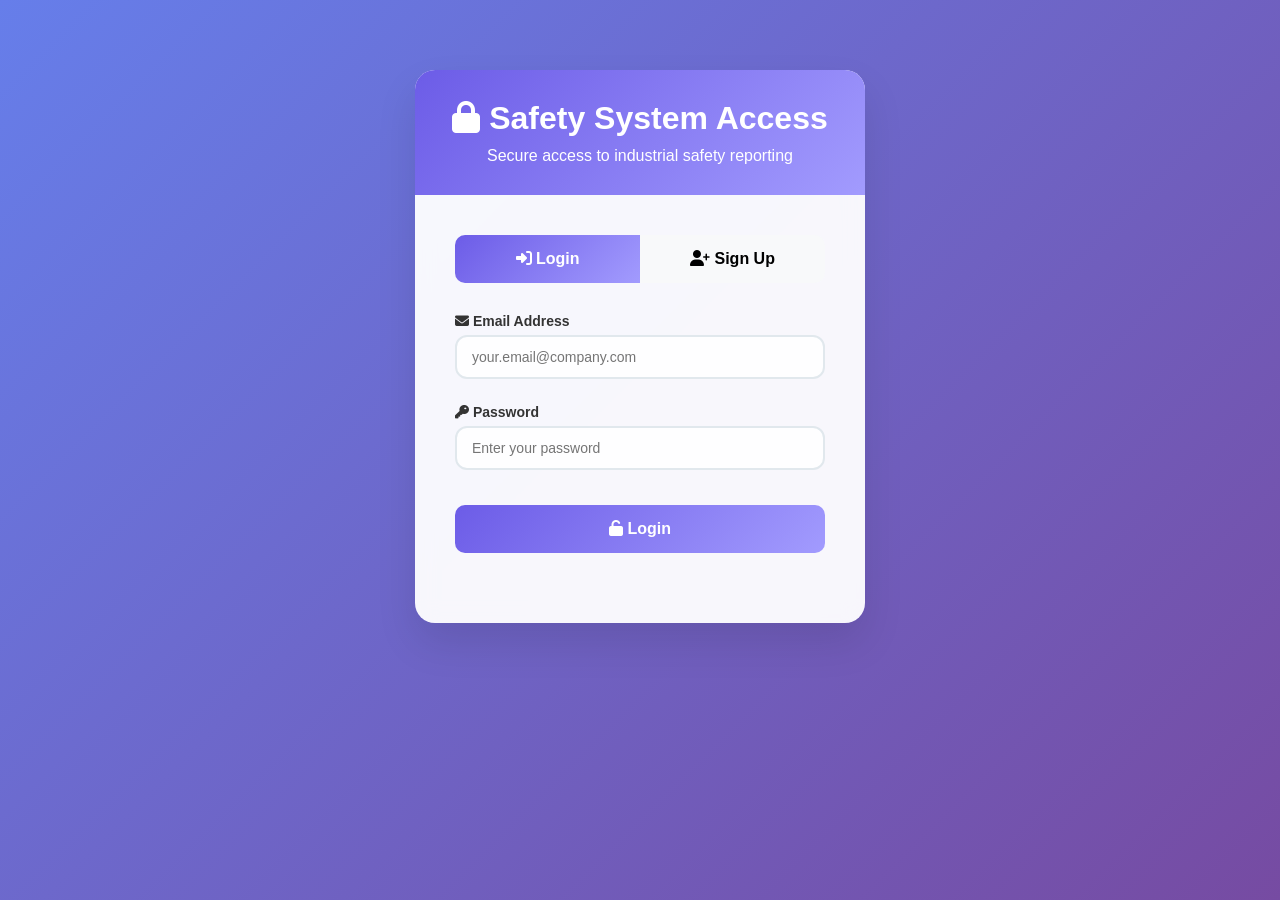
<file: Reporting System/index.html>
<!DOCTYPE html>
<html lang="en">
<head>
    <meta charset="UTF-8">
    <meta name="viewport" content="width=device-width, initial-scale=1.0">
    <title>Safety Reporting System</title>
    <link rel="stylesheet" href="styles.css">
    <link rel="stylesheet" href="https://cdnjs.cloudflare.com/ajax/libs/font-awesome/6.4.0/css/all.min.css">
</head>
<body>
    <!-- Main Application -->
    <div id="mainApp" class="container">
        <div class="header">
            <h1><i class="fas fa-exclamation-triangle"></i> Safety Reporting System</h1>
            <p>Report safety hazards and substandard conditions instantly</p>
            <button class="logout-btn" onclick="logout()"><i class="fas fa-sign-out-alt"></i> Logout</button>
        </div>

        <div class="main-content">
            <div class="user-info">
                <strong><i class="fas fa-user"></i> Welcome, <span id="userName"></span></strong>
                <div style="font-size: 14px; margin-top: 5px;">
                    <i class="fas fa-user-tag"></i> Role: <span id="userRole"></span> | 
                    <i class="fas fa-building"></i> Department: <span id="userDepartment"></span>
                </div>
            </div>

            <div id="safetyOfficerPanel" class="safety-officer-panel hidden">
                <h3><i class="fas fa-shield-alt"></i> Safety Officer Dashboard</h3>
                <p>You have additional privileges to manage and investigate safety reports.</p>
            </div>

            <div id="alertContainerMain"></div>

            <form id="safetyReportForm">
                <div class="section">
                    <div class="form-group">
                        <label for="location"><i class="fas fa-map-marker-alt"></i> Location/Area</label>
                        <input type="text" id="location" name="location" required placeholder="Building, floor, room, or area description">
                    </div>
                </div>

                <div class="section">
                    <div class="camera-section">
                        <h3><i class="fas fa-camera"></i> Capture Evidence</h3>
                        <p>Take a photo of the safety hazard or substandard condition</p>
                        
                        <div class="camera-controls">
                            <button type="button" class="btn btn-secondary" onclick="startCamera()">
                                <i class="fas fa-video"></i> Start Camera
                            </button>
                            <button type="button" class="btn btn-danger" onclick="stopCamera()" id="stopBtn" style="display:none;">
                                <i class="fas fa-stop-circle"></i> Stop Camera
                            </button>
                        </div>

                        <video id="video" autoplay style="display:none;"></video>
                        <canvas id="canvas" style="display:none;"></canvas>
                        
                        <div class="camera-controls" id="captureControls" style="display:none;">
                            <button type="button" class="btn" onclick="capturePhoto()">
                                <i class="fas fa-camera"></i> Take Photo
                            </button>
                        </div>

                        <div class="photo-preview" id="photoPreview"></div>
                    </div>
                </div>

                <div class="section">
                    <div class="form-group">
                        <label for="hazardType"><i class="fas fa-biohazard"></i> Type of Hazard/Issue</label>
                        <select id="hazardType" name="hazardType" required>
                            <option value="">Select hazard type</option>
                            <option value="slip-fall"><i class="fas fa-walking"></i> Slip/Fall Hazard</option>
                            <option value="electrical"><i class="fas fa-bolt"></i> Electrical Issue</option>
                            <option value="chemical"><i class="fas fa-flask"></i> Chemical Spill/Leak</option>
                            <option value="equipment"><i class="fas fa-cogs"></i> Equipment Malfunction</option>
                            <option value="fire"><i class="fas fa-fire"></i> Fire Safety Issue</option>
                            <option value="structural"><i class="fas fa-building"></i> Structural Damage</option>
                            <option value="ergonomic"><i class="fas fa-chair"></i> Ergonomic Hazard</option>
                            <option value="ppe"><i class="fas fa-hard-hat"></i> PPE Related</option>
                            <option value="environmental"><i class="fas fa-leaf"></i> Environmental Concern</option>
                            <option value="other"><i class="fas fa-exclamation"></i> Other</option>
                        </select>
                    </div>

                    <div class="form-group">
                        <label><i class="fas fa-exclamation-circle"></i> Severity Level</label>
                        <div class="severity-badges">
                            <div class="severity-option">
                                <input type="radio" id="severityLow" name="severity" value="low" class="severity-low">
                                <label for="severityLow" class="severity-label"><i class="fas fa-check-circle"></i> Low</label>
                            </div>
                            <div class="severity-option">
                                <input type="radio" id="severityMedium" name="severity" value="medium" class="severity-medium">
                                <label for="severityMedium" class="severity-label"><i class="fas fa-exclamation"></i> Medium</label>
                            </div>
                            <div class="severity-option">
                                <input type="radio" id="severityHigh" name="severity" value="high" class="severity-high">
                                <label for="severityHigh" class="severity-label"><i class="fas fa-exclamation-triangle"></i> High</label>
                            </div>
                            <div class="severity-option">
                                <input type="radio" id="severityCritical" name="severity" value="critical" class="severity-critical">
                                <label for="severityCritical" class="severity-label"><i class="fas fa-skull-crossbones"></i> Critical</label>
                            </div>
                        </div>
                    </div>

                    <div class="form-group">
                        <label for="description"><i class="fas fa-align-left"></i> Detailed Description</label>
                        <textarea id="description" name="description" required placeholder="Describe the safety hazard, what you observed, potential risks, and any immediate actions taken..."></textarea>
                    </div>

                    <div class="form-group">
                        <label for="safetyOfficer"><i class="fas fa-user-shield"></i> Safety Officer</label>
                        <select id="safetyOfficer" name="safetyOfficer" required>
                            <option value="">Select safety officer</option>
                            <option value="john.smith@company.com">John Smith - Building A</option>
                            <option value="sarah.jones@company.com">Sarah Jones - Building B</option>
                            <option value="mike.wilson@company.com">Mike Wilson - Manufacturing</option>
                            <option value="lisa.brown@company.com">Lisa Brown - Warehouse</option>
                            <option value="emergency@company.com">Emergency Contact</option>
                        </select>
                    </div>
                </div>

                <div class="submit-section">
                    <button type="submit" class="submit-btn">
                        <i class="fas fa-bell"></i> Submit Safety Report
                    </button>
                </div>
            </form>

            <div class="reports-section">
                <h3><i class="fas fa-clipboard-list"></i> Recent Reports</h3>
                <div id="reportsContainer">
                    <p style="text-align: center; color: #666;">No reports submitted yet</p>
                </div>
            </div>
        </div>
    </div>

    <script src="script.js"></script>
    <script>
        // Initialize the app when the page loads
        document.addEventListener('DOMContentLoaded', function() {
            // Check if user is logged in
            if (!currentUser) {
                window.location.href = 'login.html';
                return;
            }
            
            // Update user info display
            document.getElementById('userName').textContent = currentUser.name;
            document.getElementById('userRole').textContent = currentUser.role.replace('_', ' ').toUpperCase();
            document.getElementById('userDepartment').textContent = currentUser.department.toUpperCase();
            
            // Show safety officer panel if applicable
            if (currentUser.role === 'safety_officer') {
                document.getElementById('safetyOfficerPanel').classList.remove('hidden');
            }
            
            displayReports();
            
            // Form submission
            document.getElementById('safetyReportForm').addEventListener('submit', function(e) {
                e.preventDefault();
                submitSafetyReport();
            });
        });
    </script>
</body>
</html>
</file>
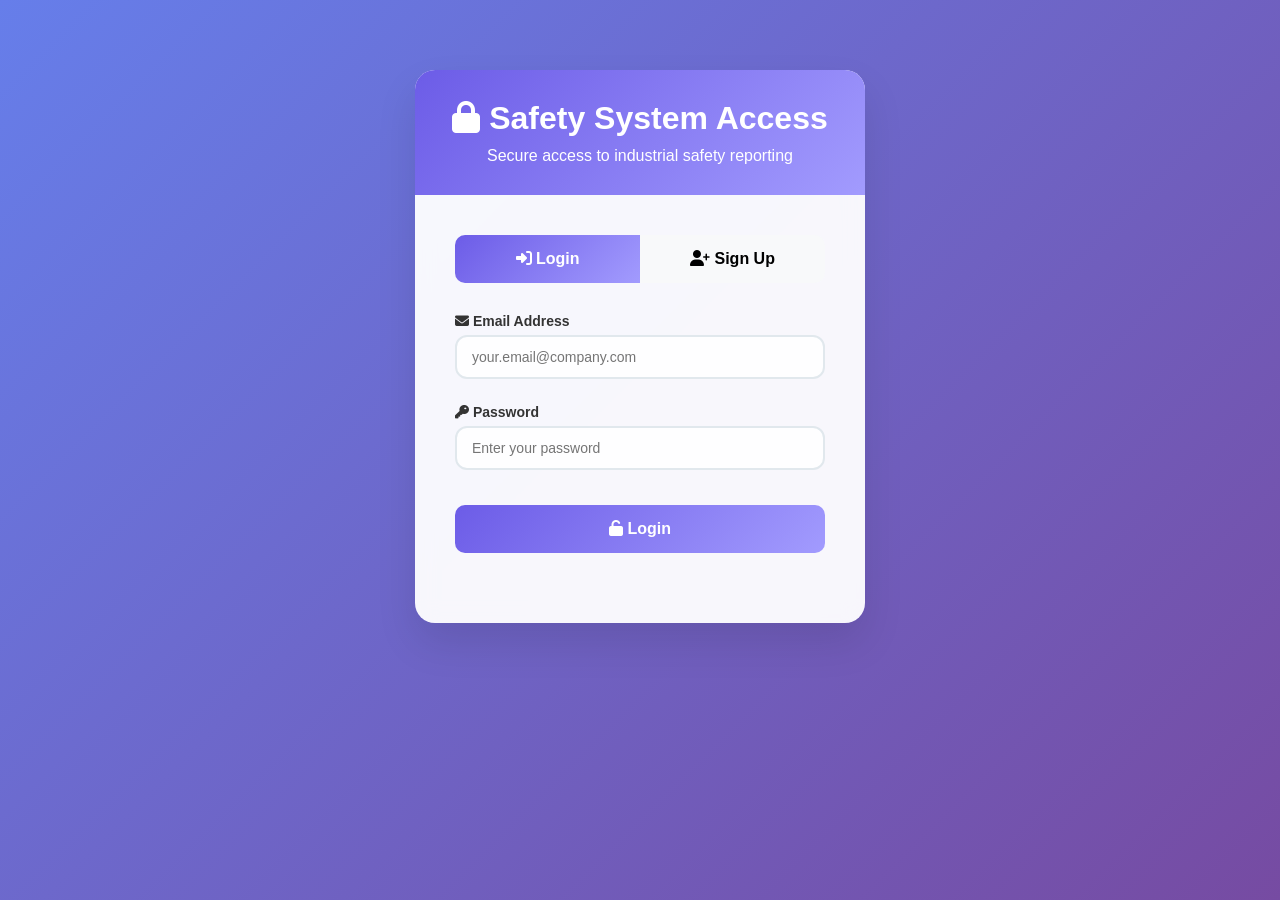
<file: Reporting System/login.html>
<!DOCTYPE html>
<html lang="en">
<head>
    <meta charset="UTF-8">
    <meta name="viewport" content="width=device-width, initial-scale=1.0">
    <title>Login - Safety Reporting System</title>
    <link rel="stylesheet" href="https://cdnjs.cloudflare.com/ajax/libs/font-awesome/6.4.0/css/all.min.css">
    <link rel="stylesheet" href="styles.css">
</head>
<body>
    <!-- Authentication Page--> 
    <div class="auth-container">
        <div class="auth-header">
            <h2><i class="fas fa-lock"></i> Safety System Access</h2>
            <p>Secure access to industrial safety reporting</p>
        </div>

        <div class="auth-form">
            <div id="alertContainer"></div>

            <div class="auth-tabs">
                <button class="auth-tab active"><i class="fas fa-sign-in-alt"></i> Login</button>
                <button class="auth-tab" onclick="window.location.href='signup.html'"><i class="fas fa-user-plus"></i> Sign Up</button>
            </div>

            <!-- Login Form -->
            <div>
                <form id="loginFormElement">
                    <div class="form-group">
                        <label for="loginEmail"><i class="fas fa-envelope"></i> Email Address</label>
                        <input type="email" id="loginEmail" name="email" required placeholder="your.email@company.com">
                    </div>

                    <div class="form-group">
                        <label for="loginPassword"><i class="fas fa-key"></i> Password</label>
                        <input type="password" id="loginPassword" name="password" required placeholder="Enter your password">
                    </div>

                    <button type="submit" class="auth-btn">
                        <i class="fas fa-unlock"></i> Login
                    </button>
                </form>
                <div style="text-align: center; margin-top: 20px; color: #666; font-size: 14px;"></div>
            </div>
        </div>
    </div>

    <script src="script.js"></script>
    <script>
        document.addEventListener('DOMContentLoaded', function() {
            // Check if user is already logged in from localStorage
            const storedUser = localStorage.getItem('currentUser');
            if (storedUser) {
                window.location.href = 'index.html';
                return;
            }

            // Form submission
            document.getElementById('loginFormElement').addEventListener('submit', function(e) {
                e.preventDefault();
                const formData = new FormData(this);
                const success = login(formData.get('email'), formData.get('password'));
                
                if (success) {
                    window.location.href = 'index.html';
                }
            });
        });
    </script>
</body>
</html>
</file>
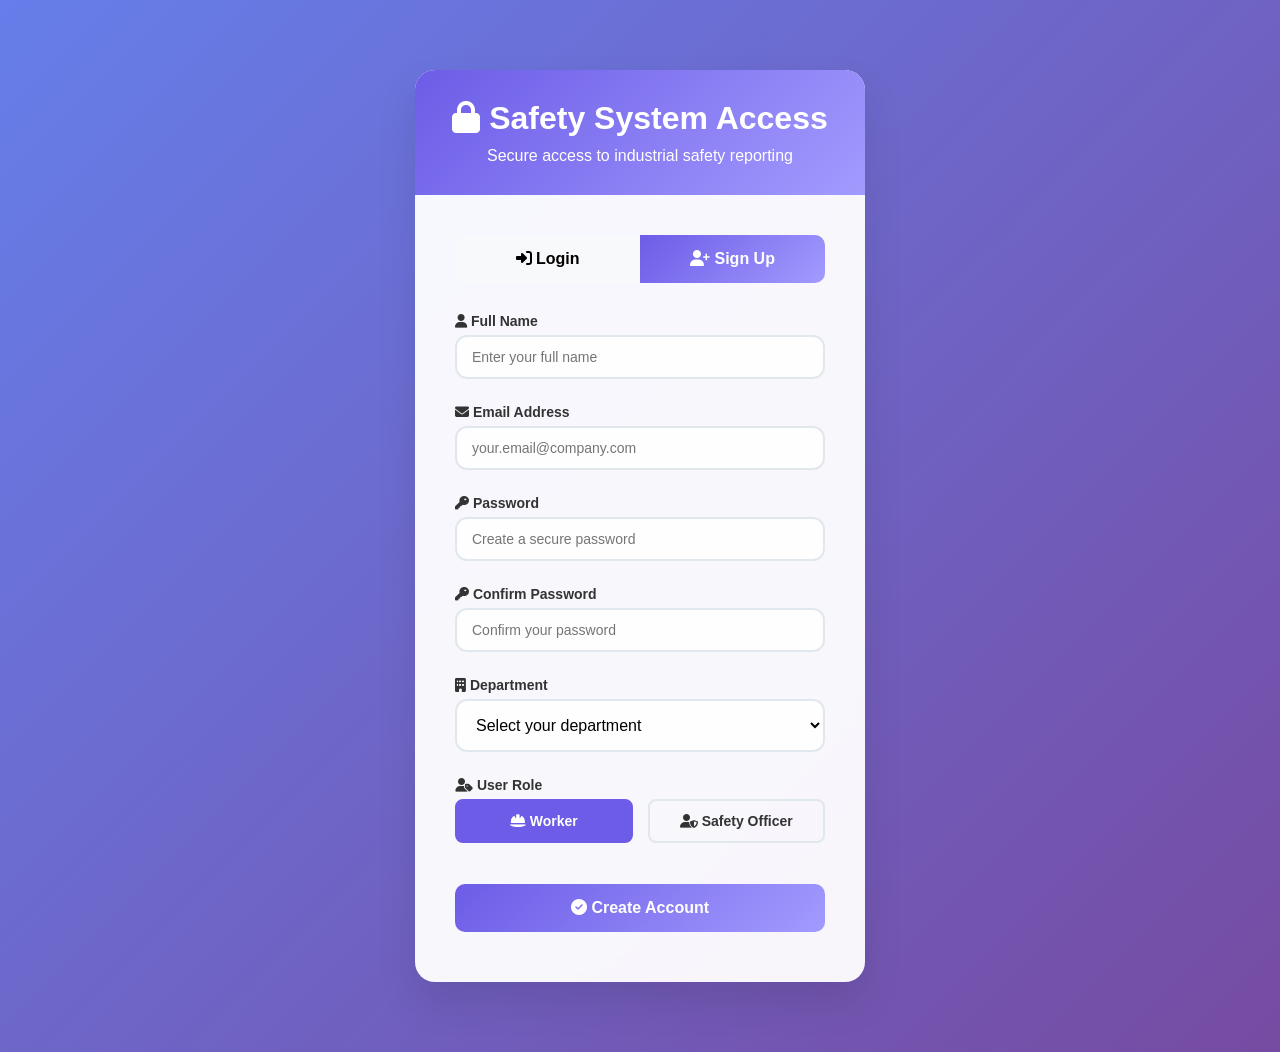
<file: Reporting System/signup.html>
<!DOCTYPE html>
<html lang="en">
<head>
    <meta charset="UTF-8">
    <meta name="viewport" content="width=device-width, initial-scale=1.0">
    <title>Sign Up - Safety Reporting System</title>
    <link rel="stylesheet" href="styles.css">
    <link rel="stylesheet" href="https://cdnjs.cloudflare.com/ajax/libs/font-awesome/6.4.0/css/all.min.css">
</head>
<body>
    <!-- Authentication Page -->
    <div class="auth-container">
        <div class="auth-header">
            <h2><i class="fas fa-lock"></i> Safety System Access</h2>
            <p>Secure access to industrial safety reporting</p>
        </div>

        <div class="auth-form">
            <div id="alertContainer"></div>

            <div class="auth-tabs">
                <button class="auth-tab" onclick="window.location.href='login.html'"><i class="fas fa-sign-in-alt"></i> Login</button>
                <button class="auth-tab active"><i class="fas fa-user-plus"></i> Sign Up</button>
            </div>

            <!-- Signup Form -->
            <div>
                <form id="signupFormElement">
                    <div class="form-group">
                        <label for="signupName"><i class="fas fa-user"></i> Full Name</label>
                        <input type="text" id="signupName" name="name" required placeholder="Enter your full name">
                    </div>

                    <div class="form-group">
                        <label for="signupEmail"><i class="fas fa-envelope"></i> Email Address</label>
                        <input type="email" id="signupEmail" name="email" required placeholder="your.email@company.com">
                    </div>

                    <div class="form-group">
                        <label for="signupPassword"><i class="fas fa-key"></i> Password</label>
                        <input type="password" id="signupPassword" name="password" required placeholder="Create a secure password" minlength="6">
                    </div>

                    <div class="form-group">
                        <label for="signupConfirmPassword"><i class="fas fa-key"></i> Confirm Password</label>
                        <input type="password" id="signupConfirmPassword" name="confirmPassword" required placeholder="Confirm your password">
                    </div>

                    <div class="form-group">
                        <label for="department"><i class="fas fa-building"></i> Department</label>
                        <select id="department" name="department" required>
                            <option value="">Select your department</option>
                            <option value="manufacturing">Manufacturing</option>
                            <option value="warehouse">Warehouse</option>
                            <option value="maintenance">Maintenance</option>
                            <option value="quality">Quality Control</option>
                            <option value="safety">Safety Department</option>
                            <option value="admin">Administration</option>
                        </select>
                    </div>

                    <div class="form-group">
                        <label><i class="fas fa-user-tag"></i> User Role</label>
                        <div class="role-selection">
                            <div class="role-option">
                                <input type="radio" id="roleWorker" name="role" value="worker" checked>
                                <label for="roleWorker" class="role-label"><i class="fas fa-hard-hat"></i> Worker</label>
                            </div>
                            <div class="role-option">
                                <input type="radio" id="roleSafetyOfficer" name="role" value="safety_officer">
                                <label for="roleSafetyOfficer" class="role-label"><i class="fas fa-user-shield"></i> Safety Officer</label>
                            </div>
                        </div>
                    </div>

                    <button type="submit" class="auth-btn">
                        <i class="fas fa-check-circle"></i> Create Account
                    </button>
                </form>
            </div>
        </div>
    </div>

    <script src="script.js"></script>
    <script>
        document.addEventListener('DOMContentLoaded', function() {
            // Check if user is already logged in from localStorage
            const storedUser = localStorage.getItem('currentUser');
            if (storedUser) {
                window.location.href = 'index.html';
                return;
            }

            // Form submission
            document.getElementById('signupFormElement').addEventListener('submit', function(e) {
                e.preventDefault();
                const formData = new FormData(this);
                
                const userData = {
                    name: formData.get('name'),
                    email: formData.get('email'),
                    password: formData.get('password'),
                    confirmPassword: formData.get('confirmPassword'),
                    department: formData.get('department'),
                    role: formData.get('role')
                };
                
                const success = signup(userData);
                
                if (success) {
                    window.location.href = 'index.html';
                }
            });
        });
    </script>
</body>
</html>
</file>
<file: Reporting System/styles.css>
* {
    margin: 0;
    padding: 0;
    box-sizing: border-box;
}

body {
    font-family: 'Segoe UI', Tahoma, Geneva, Verdana, sans-serif;
    background: linear-gradient(135deg, #667eea 0%, #764ba2 100%);
    min-height: 100vh;
    padding: 20px;
}

.container {
    max-width: 800px;
    margin: 0 auto;
    background: rgba(255, 255, 255, 0.95);
    backdrop-filter: blur(10px);
    border-radius: 20px;
    box-shadow: 0 20px 40px rgba(0, 0, 0, 0.1);
    overflow: hidden;
}

.header {
    background: linear-gradient(135deg, #ff6b6b, #ee5a24);
    color: white;
    padding: 30px;
    text-align: center;
    position: relative;
}

.header h1 {
    font-size: 2.5em;
    margin-bottom: 10px;
    text-shadow: 2px 2px 4px rgba(0, 0, 0, 0.3);
}

.header p {
    font-size: 1.1em;
    opacity: 0.9;
}

.logout-btn {
    position: absolute;
    top: 20px;
    right: 20px;
    background: rgba(255, 255, 255, 0.2);
    color: white;
    border: 2px solid white;
    padding: 8px 16px;
    border-radius: 20px;
    cursor: pointer;
    font-size: 14px;
    transition: all 0.3s ease;
}

.logout-btn:hover {
    background: white;
    color: #ff6b6b;
}

.auth-container {
    max-width: 450px;
    margin: 50px auto;
    background: rgba(255, 255, 255, 0.95);
    backdrop-filter: blur(10px);
    border-radius: 20px;
    box-shadow: 0 20px 40px rgba(0, 0, 0, 0.1);
    overflow: hidden;
}

.auth-header {
    background: linear-gradient(135deg, #6c5ce7, #a29bfe);
    color: white;
    padding: 30px;
    text-align: center;
}

.auth-header h2 {
    font-size: 2em;
    margin-bottom: 10px;
}

.auth-form {
    padding: 40px;
}

.auth-tabs {
    display: flex;
    background: #f8f9fa;
    border-radius: 10px;
    margin-bottom: 30px;
    overflow: hidden;
}

.auth-tab {
    flex: 1;
    padding: 15px;
    text-align: center;
    cursor: pointer;
    background: transparent;
    border: none;
    font-size: 16px;
    font-weight: 600;
    transition: all 0.3s ease;
}

.auth-tab.active {
    background: linear-gradient(135deg, #6c5ce7, #a29bfe);
    color: white;
}

.main-content {
    padding: 40px;
}

.section {
    margin-bottom: 40px;
    opacity: 0;
    transform: translateY(20px);
    animation: fadeInUp 0.6s ease forwards;
}

.section:nth-child(2) { animation-delay: 0.1s; }
.section:nth-child(3) { animation-delay: 0.2s; }
.section:nth-child(4) { animation-delay: 0.3s; }

@keyframes fadeInUp {
    to {
        opacity: 1;
        transform: translateY(0);
    }
}

.form-group {
    margin-bottom: 25px;
}

label {
    display: block;
    margin-bottom: 8px;
    font-weight: 600;
    color: #333;
    font-size: 1.1em;
}

.auth-form label {
    font-size: 14px;
    margin-bottom: 6px;
}

input, select, textarea {
    width: 100%;
    padding: 15px;
    border: 2px solid #e1e8ed;
    border-radius: 12px;
    font-size: 16px;
    transition: all 0.3s ease;
    background: rgba(255, 255, 255, 0.8);
}

.auth-form input {
    padding: 12px 15px;
    font-size: 14px;
}

input:focus, select:focus, textarea:focus {
    outline: none;
    border-color: #667eea;
    box-shadow: 0 0 0 3px rgba(102, 126, 234, 0.1);
    transform: translateY(-2px);
}

textarea {
    resize: vertical;
    min-height: 120px;
}

.camera-section {
    text-align: center;
    background: linear-gradient(135deg, #74b9ff, #0984e3);
    padding: 30px;
    border-radius: 15px;
    color: white;
    margin-bottom: 30px;
}

.camera-controls {
    margin: 20px 0;
}

.btn {
    background: linear-gradient(135deg, #00b894, #00a085);
    color: white;
    padding: 15px 30px;
    border: none;
    border-radius: 25px;
    font-size: 16px;
    font-weight: 600;
    cursor: pointer;
    transition: all 0.3s ease;
    margin: 10px;
    box-shadow: 0 4px 15px rgba(0, 0, 0, 0.2);
}

.btn:hover {
    transform: translateY(-2px);
    box-shadow: 0 6px 20px rgba(0, 0, 0, 0.3);
}

.btn-danger {
    background: linear-gradient(135deg, #ff6b6b, #ee5a24);
}

.btn-secondary {
    background: linear-gradient(135deg, #a29bfe, #6c5ce7);
}

.auth-btn {
    width: 100%;
    background: linear-gradient(135deg, #6c5ce7, #a29bfe);
    color: white;
    padding: 15px;
    border: none;
    border-radius: 10px;
    font-size: 16px;
    font-weight: 600;
    cursor: pointer;
    transition: all 0.3s ease;
    margin: 10px 0;
}

.auth-btn:hover {
    transform: translateY(-2px);
    box-shadow: 0 6px 20px rgba(0, 0, 0, 0.2);
}

.role-selection {
    display: flex;
    gap: 15px;
    margin-bottom: 20px;
}

.role-option {
    flex: 1;
}

.role-option input[type="radio"] {
    display: none;
}

.role-label {
    display: block;
    padding: 12px;
    border: 2px solid #e1e8ed;
    border-radius: 8px;
    text-align: center;
    cursor: pointer;
    transition: all 0.3s ease;
    font-weight: 600;
    font-size: 14px;
}

.role-option input[type="radio"]:checked + .role-label {
    background: #6c5ce7;
    color: white;
    border-color: #6c5ce7;
}

#video {
    width: 100%;
    max-width: 400px;
    border-radius: 15px;
    box-shadow: 0 10px 30px rgba(0, 0, 0, 0.3);
    margin: 20px 0;
}

.photo-preview {
    margin: 20px 0;
    text-align: center;
}

.photo-preview img {
    max-width: 100%;
    max-height: 300px;
    border-radius: 15px;
    box-shadow: 0 10px 30px rgba(0, 0, 0, 0.2);
}

.severity-badges {
    display: flex;
    gap: 15px;
    flex-wrap: wrap;
    margin-top: 10px;
}

.severity-option {
    flex: 1;
    min-width: 150px;
}

.severity-option input[type="radio"] {
    display: none;
}

.severity-label {
    display: block;
    padding: 15px;
    border: 2px solid #e1e8ed;
    border-radius: 12px;
    text-align: center;
    cursor: pointer;
    transition: all 0.3s ease;
    font-weight: 600;
}

.severity-option input[type="radio"]:checked + .severity-label {
    transform: scale(1.05);
}

.severity-low:checked + .severity-label {
    background: #00b894;
    color: white;
    border-color: #00b894;
}

.severity-medium:checked + .severity-label {
    background: #fdcb6e;
    color: #333;
    border-color: #fdcb6e;
}

.severity-high:checked + .severity-label {
    background: #e17055;
    color: white;
    border-color: #e17055;
}

.severity-critical:checked + .severity-label {
    background: #d63031;
    color: white;
    border-color: #d63031;
}

.submit-section {
    text-align: center;
    padding: 30px;
    background: linear-gradient(135deg, #2d3436, #636e72);
    border-radius: 15px;
    margin-top: 30px;
}

.submit-btn {
    background: linear-gradient(135deg, #00b894, #00a085);
    color: white;
    padding: 20px 40px;
    border: none;
    border-radius: 30px;
    font-size: 18px;
    font-weight: bold;
    cursor: pointer;
    transition: all 0.3s ease;
    box-shadow: 0 6px 20px rgba(0, 0, 0, 0.2);
}

.submit-btn:hover {
    transform: translateY(-3px);
    box-shadow: 0 8px 25px rgba(0, 0, 0, 0.3);
}

.alert {
    padding: 20px;
    border-radius: 12px;
    margin: 20px 0;
    font-weight: 600;
    text-align: center;
    animation: slideIn 0.5s ease;
}

.alert-success {
    background: linear-gradient(135deg, #00b894, #00a085);
    color: white;
}

.alert-error {
    background: linear-gradient(135deg, #e17055, #d63031);
    color: white;
}

@keyframes slideIn {
    from {
        opacity: 0;
        transform: translateX(-20px);
    }
    to {
        opacity: 1;
        transform: translateX(0);
    }
}

.reports-section {
    margin-top: 40px;
    padding: 30px;
    background: rgba(116, 185, 255, 0.1);
    border-radius: 15px;
}

.report-item {
    background: white;
    padding: 20px;
    border-radius: 12px;
    margin: 15px 0;
    box-shadow: 0 4px 15px rgba(0, 0, 0, 0.1);
    transition: transform 0.3s ease;
}

.report-item:hover {
    transform: translateY(-2px);
}

.report-header {
    display: flex;
    justify-content: space-between;
    align-items: center;
    margin-bottom: 15px;
}

.severity-badge {
    padding: 5px 15px;
    border-radius: 20px;
    font-size: 12px;
    font-weight: bold;
    text-transform: uppercase;
}

.badge-low { background: #00b894; color: white; }
.badge-medium { background: #fdcb6e; color: #333; }
.badge-high { background: #e17055; color: white; }
.badge-critical { background: #d63031; color: white; }

.user-info {
    background: rgba(108, 92, 231, 0.1);
    padding: 15px;
    border-radius: 10px;
    margin-bottom: 20px;
    border-left: 4px solid #6c5ce7;
}

.safety-officer-panel {
    background: linear-gradient(135deg, #00b894, #00a085);
    color: white;
    padding: 20px;
    border-radius: 15px;
    margin-bottom: 30px;
}

.safety-officer-panel h3 {
    margin-bottom: 10px;
}

@media (max-width: 768px) {
    .container, .auth-container {
        margin: 10px;
        border-radius: 15px;
    }
    
    .main-content, .auth-form {
        padding: 20px;
    }
    
    .severity-badges {
        flex-direction: column;
    }
    
    .severity-option {
        min-width: auto;
    }

    .role-selection {
        flex-direction: column;
        gap: 10px;
    }

    .logout-btn {
        position: static;
        margin-top: 10px;
    }
}

.hidden {
    display: none;
}
</file>
